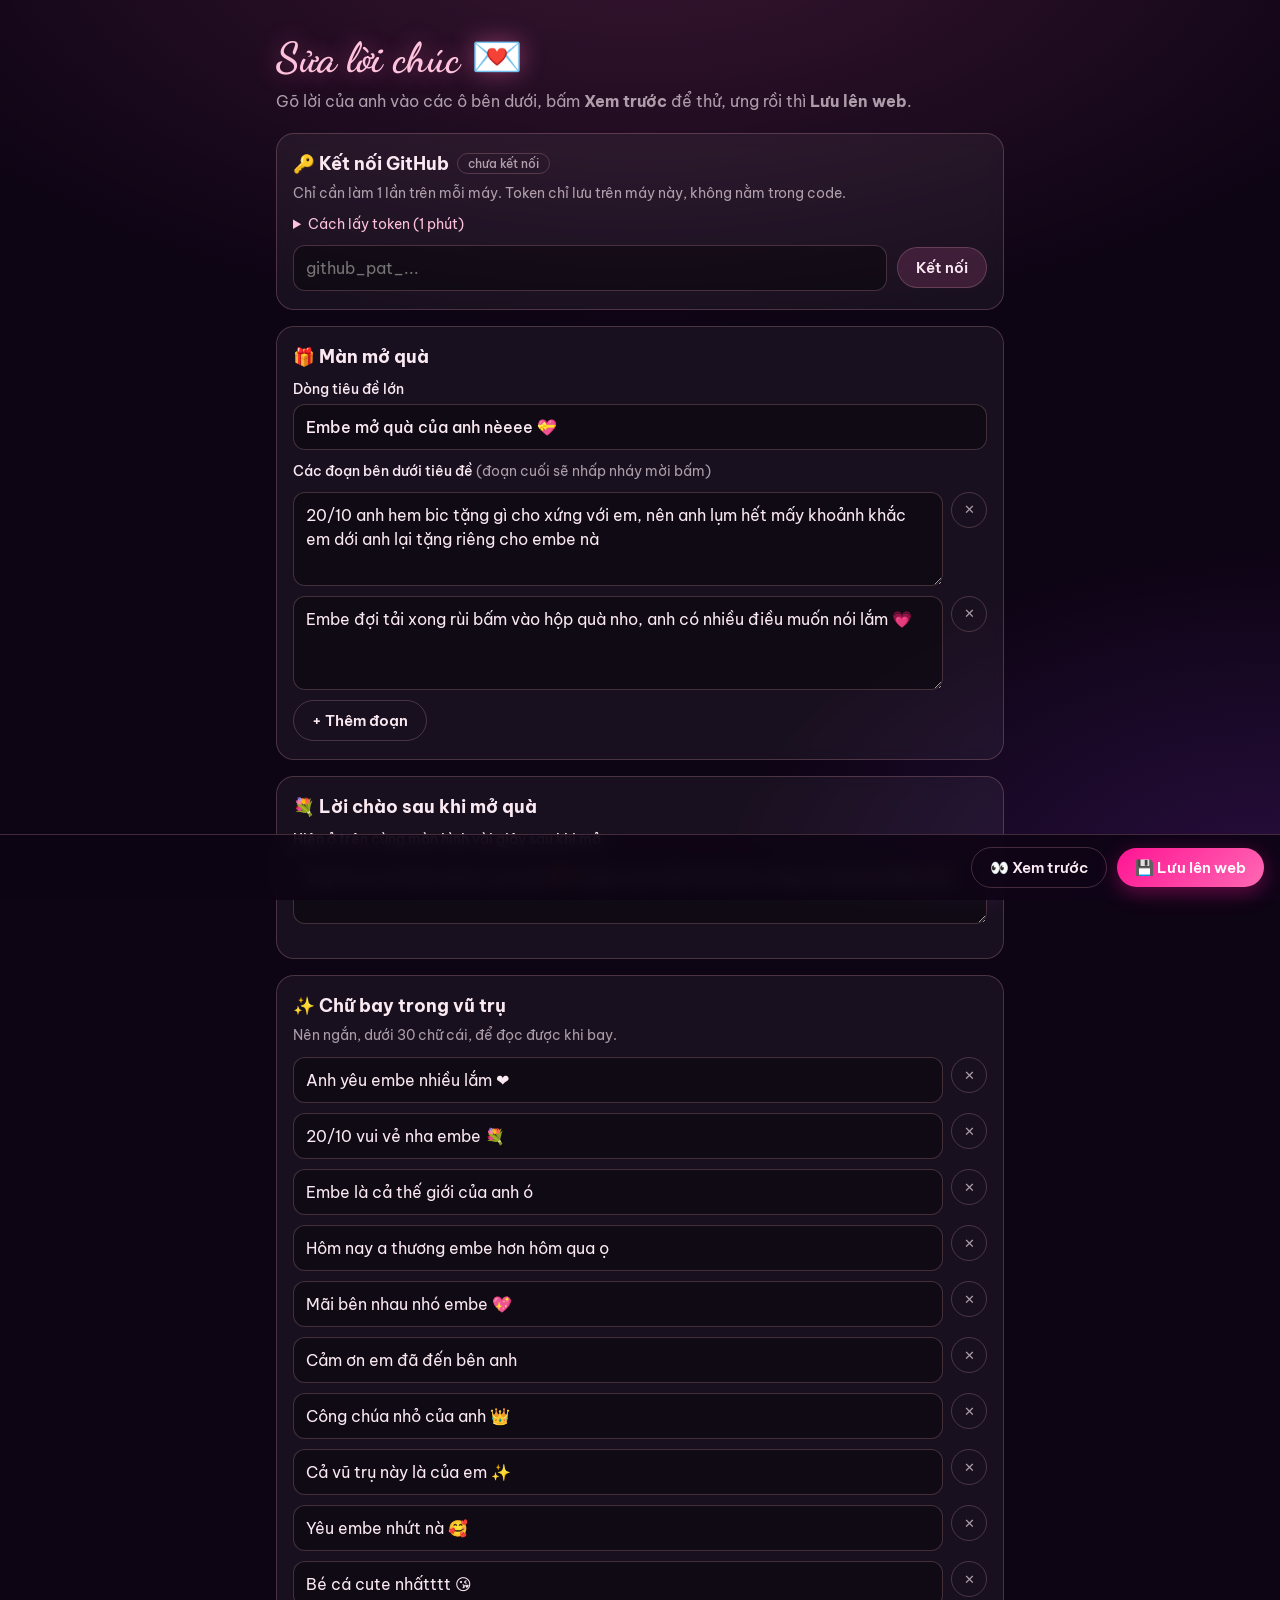
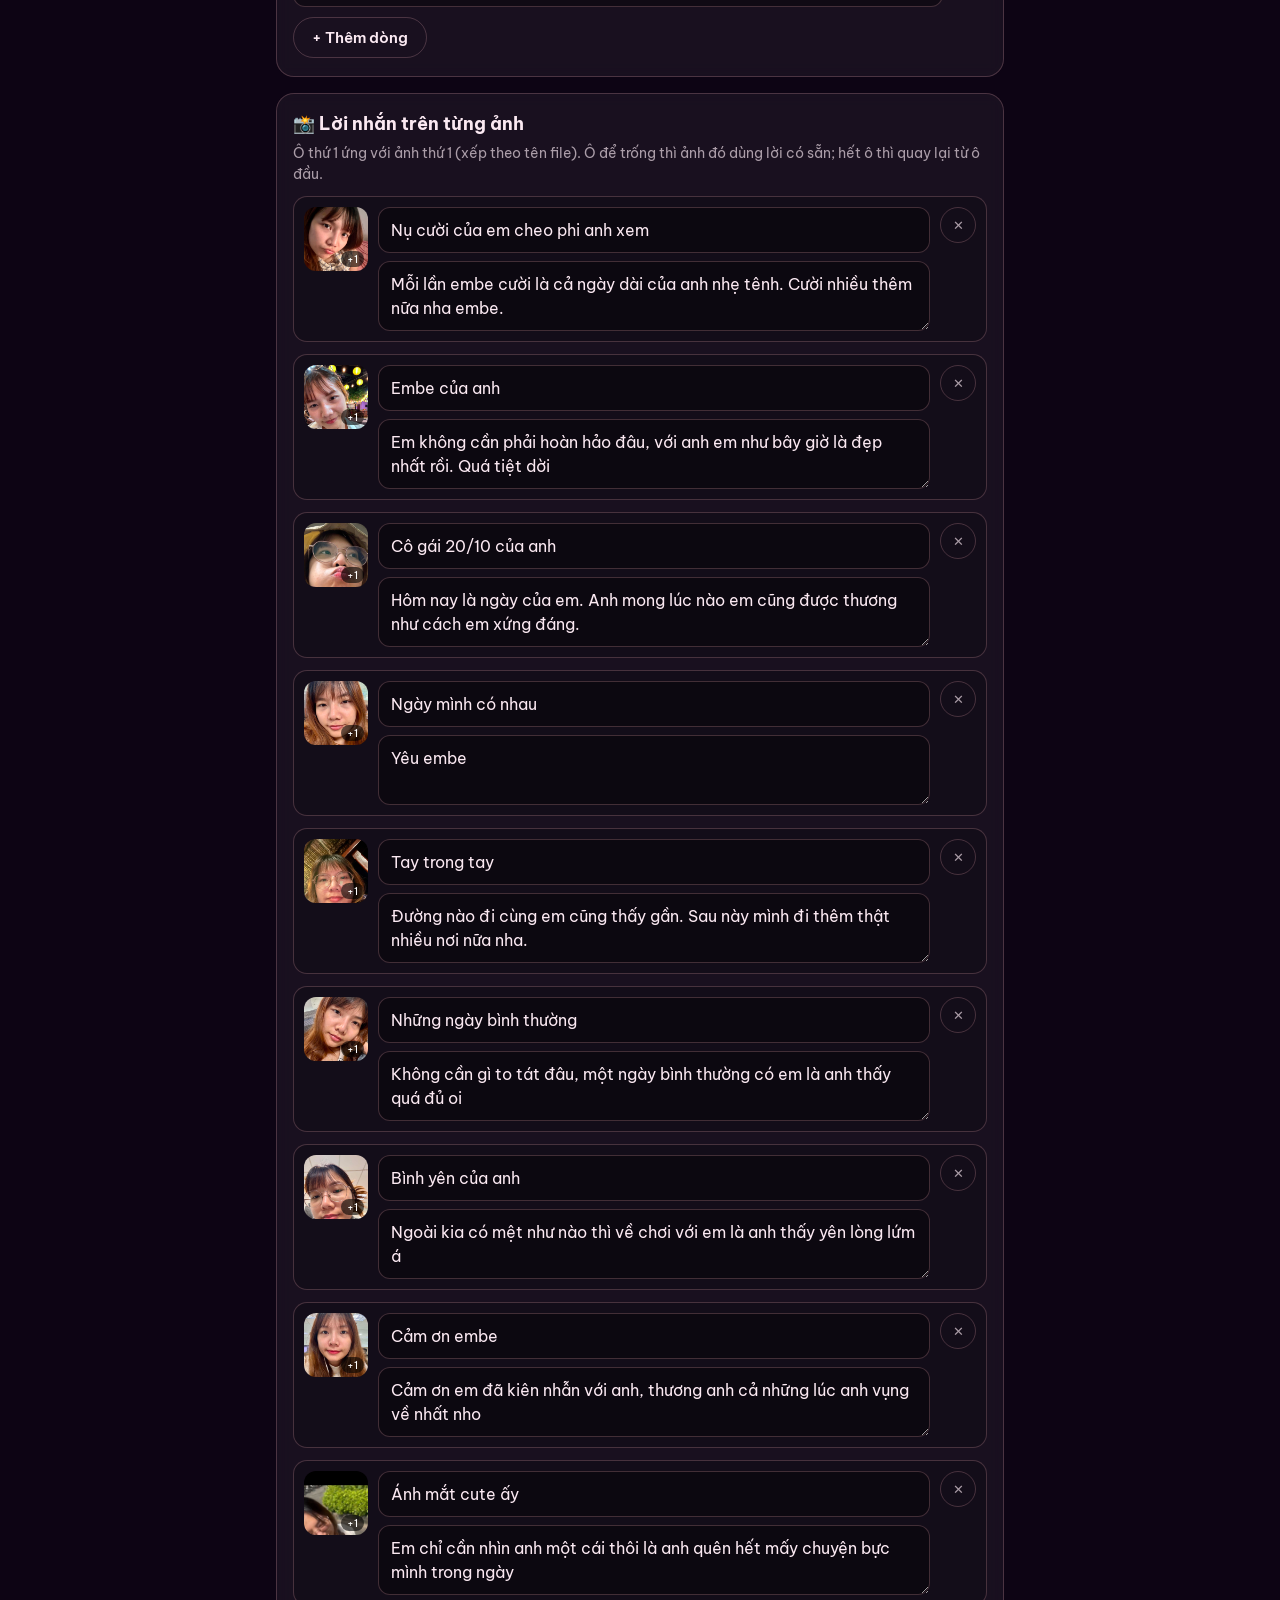
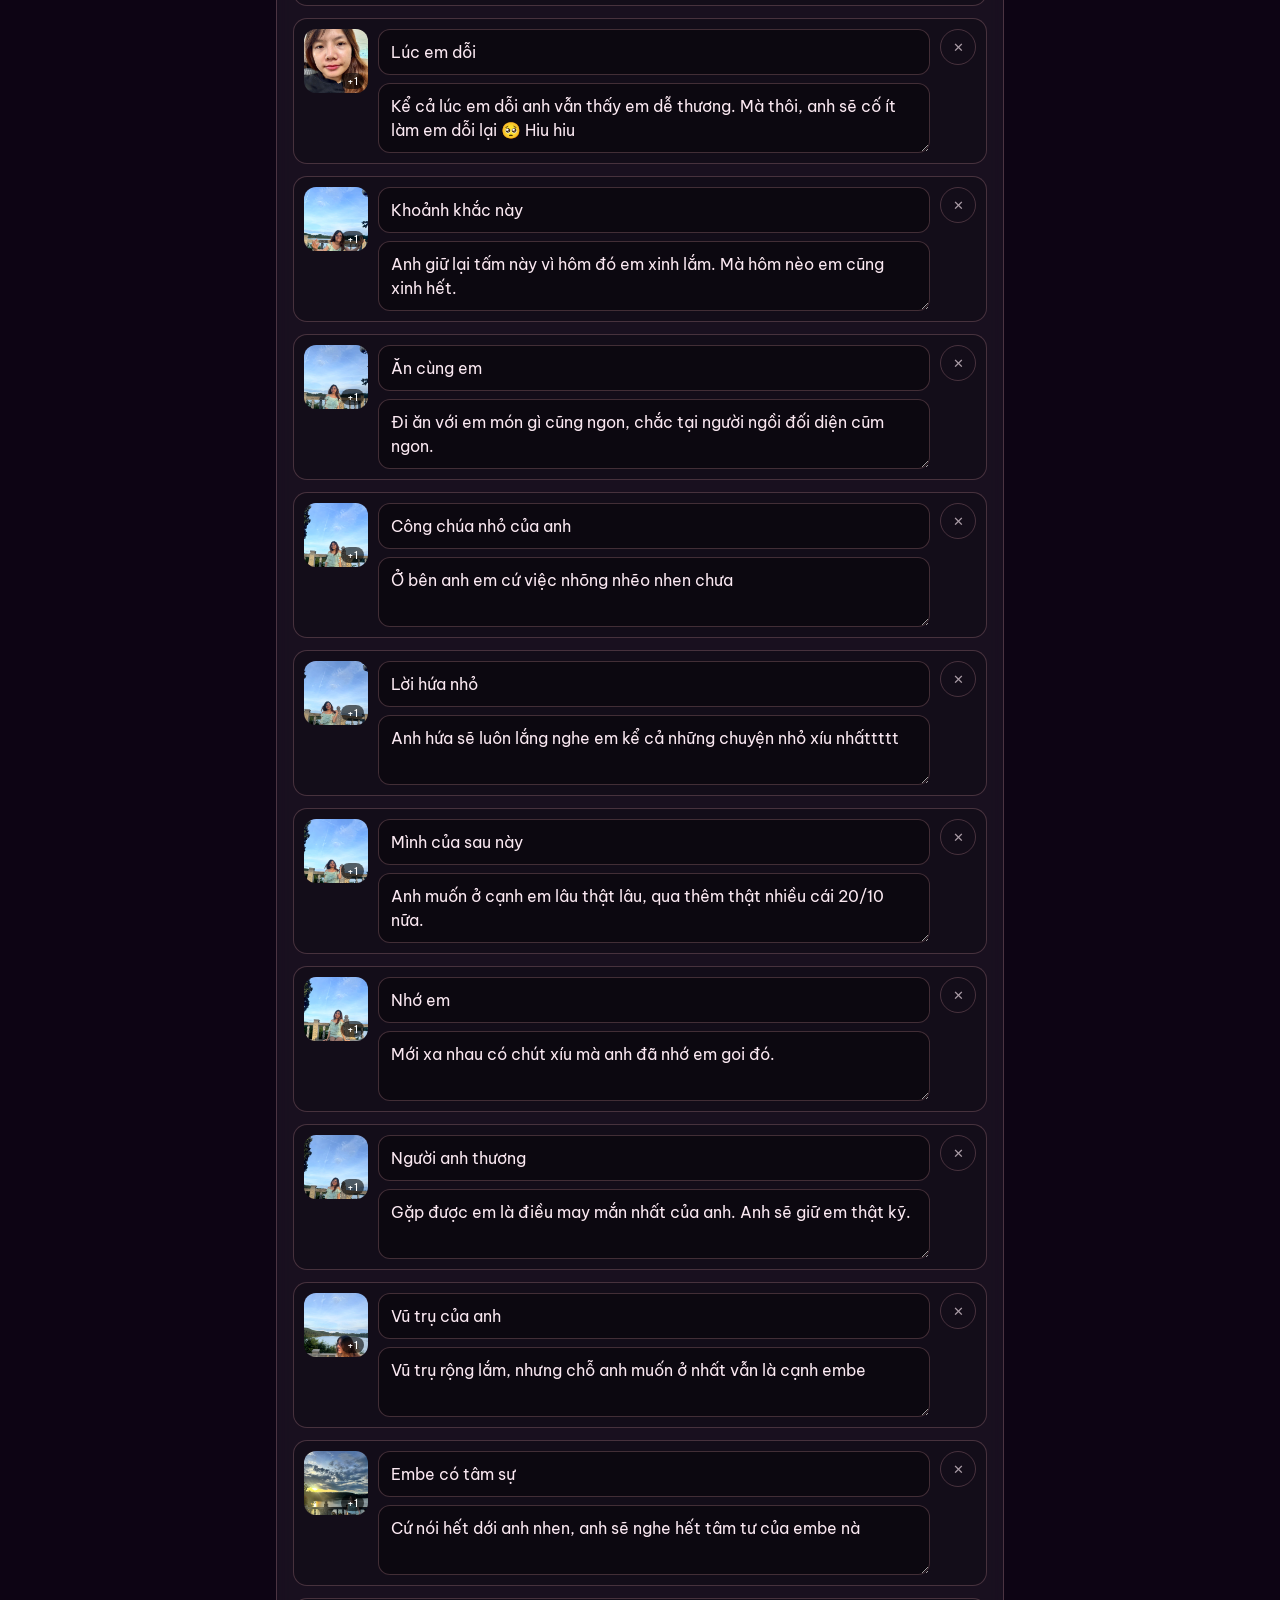
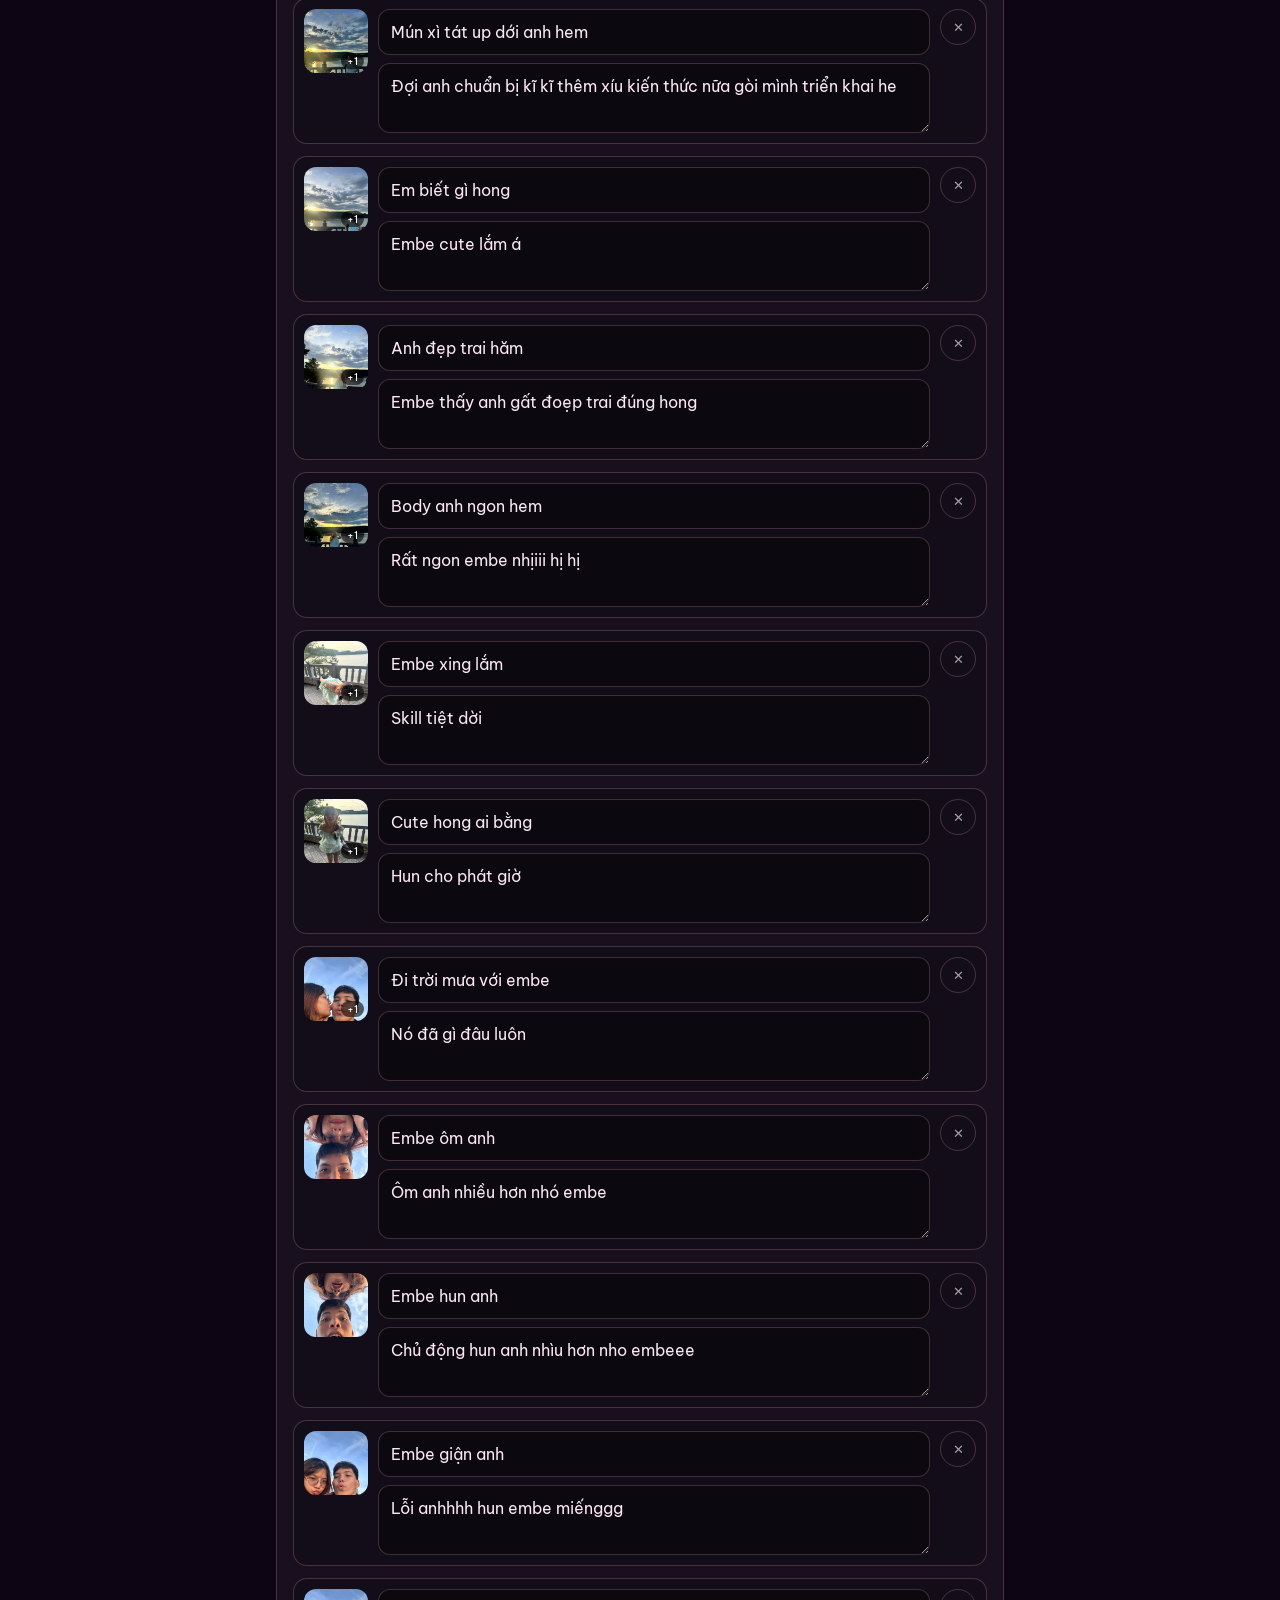
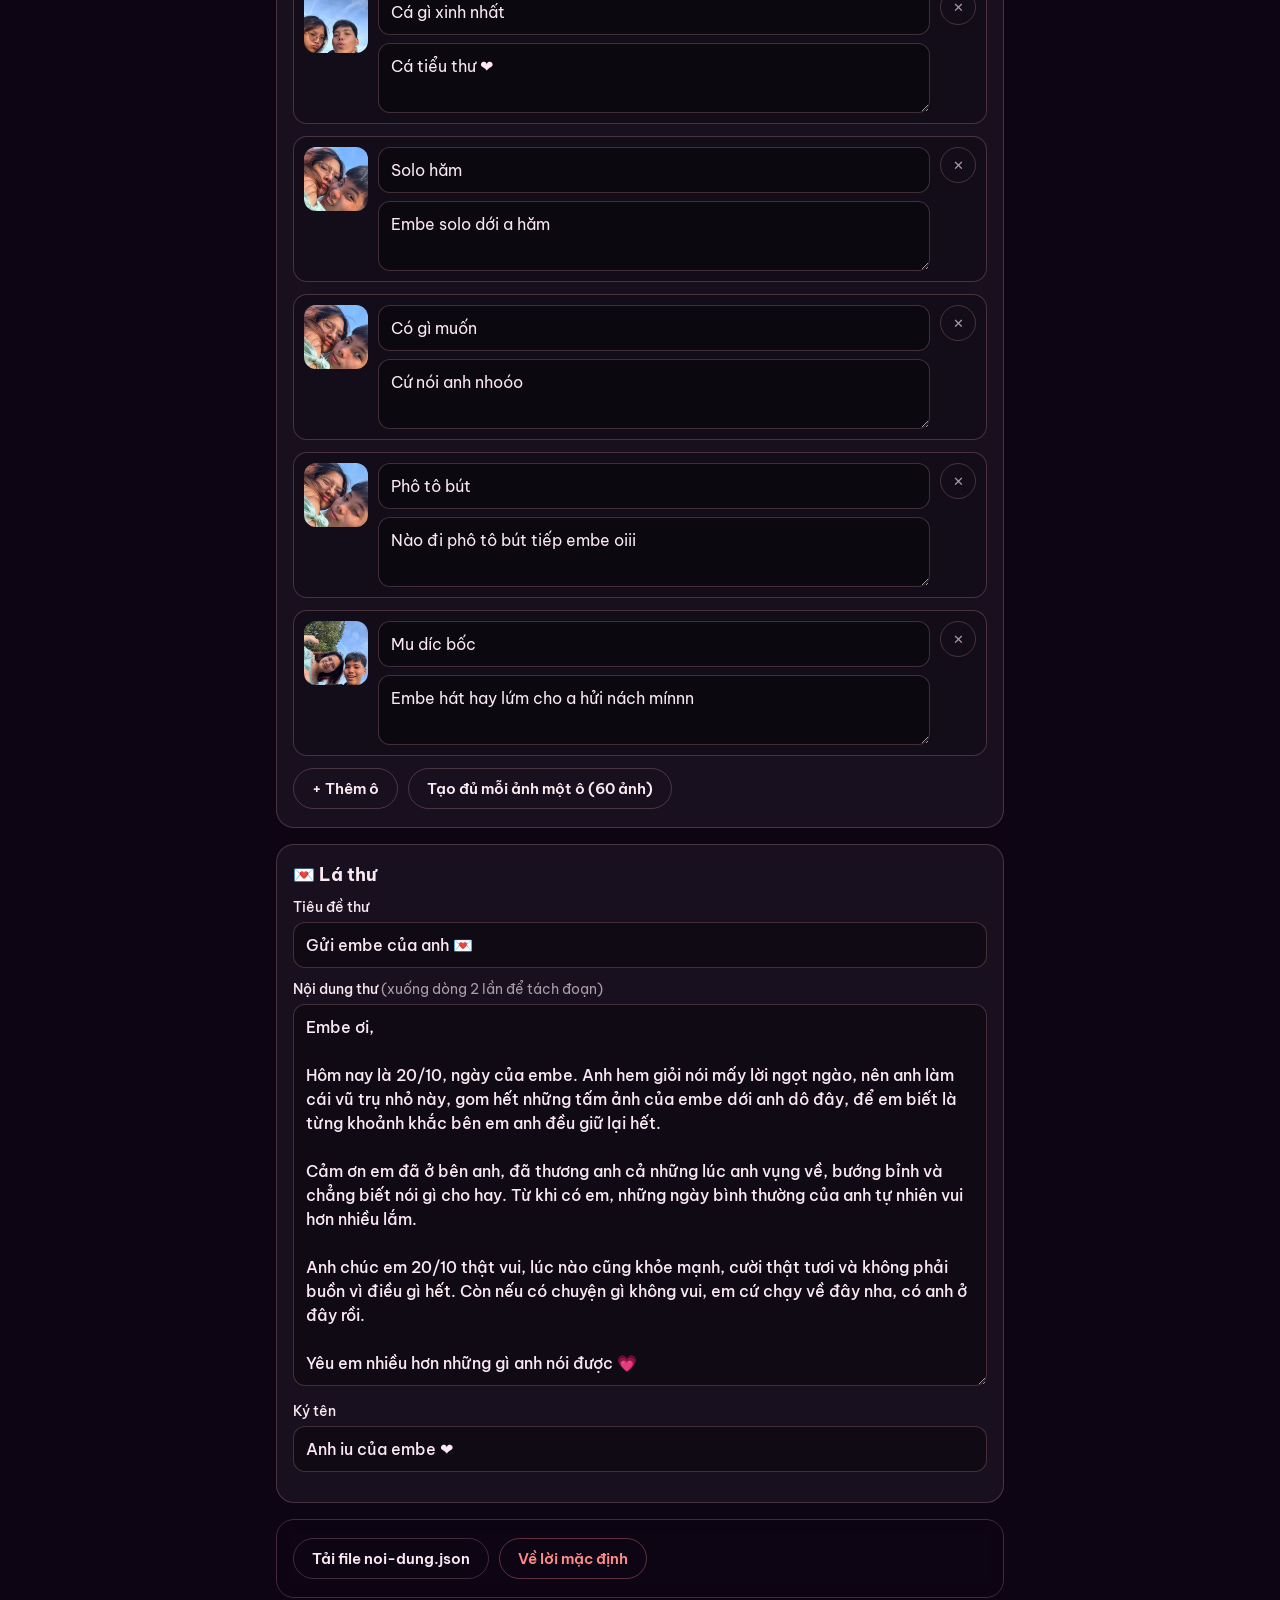
<file: sua-loi-chuc.html>
<!DOCTYPE html>
<html lang="vi">
<head>
    <meta charset="UTF-8" />
    <meta name="viewport" content="width=device-width, initial-scale=1.0, viewport-fit=cover" />
    <meta name="robots" content="noindex, nofollow" />
    <title>Sửa lời chúc 💌</title>
    <link rel="icon" type="image/png" sizes="32x32" href="./favicon_io/favicon-32x32.png?v=2" />
    <link rel="preconnect" href="https://fonts.googleapis.com">
    <link rel="preconnect" href="https://fonts.gstatic.com" crossorigin>
    <link href="https://fonts.googleapis.com/css2?family=Be+Vietnam+Pro:wght@400;500;600;700&family=Dancing+Script:wght@700&display=swap" rel="stylesheet">
    <link rel="stylesheet" href="./style/sua-loi-chuc.css" />
</head>
<body>
    <main class="editor">
        <header class="editor-head">
            <h1>Sửa lời chúc 💌</h1>
            <p>Gõ lời của anh vào các ô bên dưới, bấm <b>Xem trước</b> để thử, ưng rồi thì <b>Lưu lên web</b>.</p>
        </header>

        <section class="card" id="token-card">
            <h2>🔑 Kết nối GitHub <span class="badge" id="token-state">chưa kết nối</span></h2>
            <p class="hint">Chỉ cần làm 1 lần trên mỗi máy. Token chỉ lưu trên máy này, không nằm trong code.</p>
            <details>
                <summary>Cách lấy token (1 phút)</summary>
                <ol>
                    <li>Mở <a href="https://github.com/settings/personal-access-tokens/new" target="_blank" rel="noopener">trang tạo token</a>, đặt tên tuỳ ý, thời hạn tuỳ ý.</li>
                    <li><b>Repository access</b> → <b>Only select repositories</b> → chọn <b>embe-gift</b>.</li>
                    <li><b>Permissions → Repository permissions → Contents</b> → chọn <b>Read and write</b>.</li>
                    <li>Bấm <b>Generate token</b>, copy rồi dán vào ô dưới.</li>
                </ol>
            </details>
            <div class="row">
                <input type="password" id="token" placeholder="github_pat_..." autocomplete="off" spellcheck="false" />
                <button type="button" class="btn" id="btn-connect">Kết nối</button>
            </div>
        </section>

        <section class="card">
            <h2>🎁 Màn mở quà</h2>
            <label>Dòng tiêu đề lớn<input type="text" data-field="welcomeTitle" /></label>
            <div class="list-label">Các đoạn bên dưới tiêu đề <small>(đoạn cuối sẽ nhấp nháy mời bấm)</small></div>
            <div class="list" data-list="welcomeLines" data-kind="textarea"></div>
            <button type="button" class="btn ghost" data-add="welcomeLines">+ Thêm đoạn</button>
        </section>

        <section class="card">
            <h2>💐 Lời chào sau khi mở quà</h2>
            <label>Hiện ở trên cùng màn hình vài giây sau khi mở<textarea rows="2" data-field="openToast"></textarea></label>
        </section>

        <section class="card">
            <h2>✨ Chữ bay trong vũ trụ</h2>
            <p class="hint">Nên ngắn, dưới 30 chữ cái, để đọc được khi bay.</p>
            <div class="list" data-list="floatingTexts" data-kind="input"></div>
            <button type="button" class="btn ghost" data-add="floatingTexts">+ Thêm dòng</button>
        </section>

        <section class="card">
            <h2>📸 Lời nhắn trên từng ảnh</h2>
            <p class="hint">Ô thứ 1 ứng với ảnh thứ 1 (xếp theo tên file). Ô để trống thì ảnh đó dùng lời có sẵn; hết ô thì quay lại từ ô đầu.</p>
            <div class="captions" id="captions"></div>
            <div class="row wrap">
                <button type="button" class="btn ghost" id="btn-add-caption">+ Thêm ô</button>
                <button type="button" class="btn ghost" id="btn-fill-captions" hidden></button>
            </div>
        </section>

        <section class="card">
            <h2>💌 Lá thư</h2>
            <label>Tiêu đề thư<input type="text" data-field="letterTitle" /></label>
            <label>Nội dung thư <small>(xuống dòng 2 lần để tách đoạn)</small><textarea rows="14" data-field="letterBody"></textarea></label>
            <label>Ký tên<input type="text" data-field="letterSign" /></label>
        </section>

        <section class="card subtle">
            <div class="row wrap">
                <button type="button" class="btn ghost" id="btn-download">Tải file noi-dung.json</button>
                <button type="button" class="btn ghost danger" id="btn-reset">Về lời mặc định</button>
            </div>
        </section>
    </main>

    <footer class="action-bar">
        <p id="status" role="status"></p>
        <div class="row">
            <button type="button" class="btn ghost" id="btn-preview">👀 Xem trước</button>
            <button type="button" class="btn primary" id="btn-save">💾 Lưu lên web</button>
        </div>
    </footer>

    <script type="module" src="./style/sua-loi-chuc.js"></script>
</body>
</html>
</file>
<file: style/sua-loi-chuc.css>
:root {
    --bg: #0d0414;
    --card: rgba(255, 255, 255, 0.05);
    --line: rgba(255, 182, 193, 0.22);
    --text: #fbe9f2;
    --muted: rgba(251, 233, 242, 0.65);
    --pink: #ff69b4;
    --pink-strong: #ff1493;
    --ok: #7ee2a8;
    --error: #ff8a8a;
}

* { box-sizing: border-box; }

body {
    margin: 0;
    min-height: 100vh;
    font-family: 'Be Vietnam Pro', system-ui, sans-serif;
    color: var(--text);
    background:
        radial-gradient(1200px 600px at 50% -10%, rgba(255, 105, 180, 0.18), transparent 70%),
        radial-gradient(800px 500px at 100% 100%, rgba(123, 44, 191, 0.25), transparent 70%),
        var(--bg);
    background-attachment: fixed;
}

.editor {
    max-width: 760px;
    margin: 0 auto;
    padding: 24px 16px 140px;
}

.editor-head h1 {
    margin: 8px 0 6px;
    font-family: 'Dancing Script', cursive;
    font-size: 2.6rem;
    color: #ffc2dd;
    text-shadow: 0 0 24px rgba(255, 105, 180, 0.45);
}
.editor-head p { margin: 0 0 18px; color: var(--muted); line-height: 1.6; }

.card {
    background: var(--card);
    border: 1px solid var(--line);
    border-radius: 18px;
    padding: 18px 16px;
    margin-bottom: 16px;
    backdrop-filter: blur(8px);
}
.card.subtle { background: transparent; }
.card h2 {
    margin: 0 0 12px;
    font-size: 1.1rem;
    display: flex;
    align-items: center;
    gap: 8px;
    flex-wrap: wrap;
}

.hint, small { color: var(--muted); font-size: 0.85rem; font-weight: 400; }
.hint { margin: -4px 0 12px; line-height: 1.5; }

label, .list-label {
    display: block;
    font-size: 0.9rem;
    font-weight: 500;
    margin: 0 0 12px;
}
label input, label textarea { margin-top: 6px; }

input, textarea {
    width: 100%;
    font: inherit;
    font-size: 16px; /* iPhone không tự phóng to khi gõ */
    color: var(--text);
    background: rgba(0, 0, 0, 0.35);
    border: 1px solid var(--line);
    border-radius: 12px;
    padding: 10px 12px;
    line-height: 1.5;
    resize: vertical;
}
input:focus, textarea:focus {
    outline: none;
    border-color: var(--pink);
    box-shadow: 0 0 0 3px rgba(255, 105, 180, 0.2);
}

.row { display: flex; gap: 10px; align-items: center; }
.row.wrap { flex-wrap: wrap; }
.row input { flex: 1; min-width: 0; }

.list { display: grid; gap: 10px; margin-bottom: 10px; }
.list-row { display: flex; gap: 8px; align-items: flex-start; }

.captions { display: grid; gap: 12px; margin-bottom: 12px; }
.caption-row {
    display: grid;
    grid-template-columns: 64px minmax(0, 1fr) auto;
    gap: 10px;
    align-items: start;
    padding: 10px;
    border: 1px solid var(--line);
    border-radius: 14px;
    background: rgba(0, 0, 0, 0.2);
}
.caption-fields { display: grid; gap: 8px; }
.thumbs {
    position: relative;
    width: 64px;
    height: 64px;
    border-radius: 12px;
    overflow: hidden;
    display: grid;
    place-items: center;
    background: rgba(255, 105, 180, 0.15);
    color: var(--muted);
    font-size: 0.85rem;
}
.thumbs img { width: 100%; height: 100%; object-fit: cover; }
.thumbs span {
    position: absolute;
    right: 4px;
    bottom: 4px;
    padding: 1px 6px;
    border-radius: 8px;
    font-size: 0.7rem;
    color: #fff;
    background: rgba(0, 0, 0, 0.6);
}

.btn {
    font: inherit;
    font-weight: 600;
    font-size: 0.95rem;
    border: 1px solid var(--line);
    border-radius: 999px;
    padding: 10px 18px;
    color: var(--text);
    background: rgba(255, 105, 180, 0.15);
    cursor: pointer;
    white-space: nowrap;
}
.btn:hover { background: rgba(255, 105, 180, 0.25); }
.btn:disabled { opacity: 0.6; cursor: wait; }
.btn.ghost { background: transparent; }
.btn.danger { color: var(--error); border-color: rgba(255, 138, 138, 0.35); }
.btn.primary {
    border: none;
    color: #fff;
    background: linear-gradient(135deg, var(--pink-strong), var(--pink));
    box-shadow: 0 6px 20px rgba(255, 20, 147, 0.35);
}

.icon-btn {
    flex: none;
    width: 36px;
    height: 36px;
    border-radius: 50%;
    border: 1px solid var(--line);
    background: transparent;
    color: var(--muted);
    cursor: pointer;
}
.icon-btn:hover { color: var(--error); border-color: var(--error); }

.badge {
    font-size: 0.75rem;
    font-weight: 500;
    padding: 2px 10px;
    border-radius: 999px;
    color: var(--muted);
    border: 1px solid var(--line);
}
.badge.ok { color: var(--ok); border-color: rgba(126, 226, 168, 0.4); }

details { margin-bottom: 12px; font-size: 0.9rem; }
summary { cursor: pointer; color: #ffc2dd; }
details ol { padding-left: 20px; line-height: 1.7; color: var(--muted); }
a { color: #ffb6d9; }

.action-bar {
    position: fixed;
    left: 0;
    right: 0;
    bottom: 0;
    display: flex;
    gap: 12px;
    align-items: center;
    justify-content: space-between;
    flex-wrap: wrap;
    padding: 12px max(16px, env(safe-area-inset-left)) calc(12px + env(safe-area-inset-bottom));
    background: rgba(13, 4, 20, 0.88);
    border-top: 1px solid var(--line);
    backdrop-filter: blur(10px);
}
#status { margin: 0; font-size: 0.9rem; color: var(--muted); flex: 1 1 200px; }
#status.ok { color: var(--ok); }
#status.error { color: var(--error); }
.action-bar .row { margin-left: auto; }

@media (max-width: 480px) {
    .editor-head h1 { font-size: 2.1rem; }
    .action-bar .row { width: 100%; }
    .action-bar .btn { flex: 1; }
}
</file>
